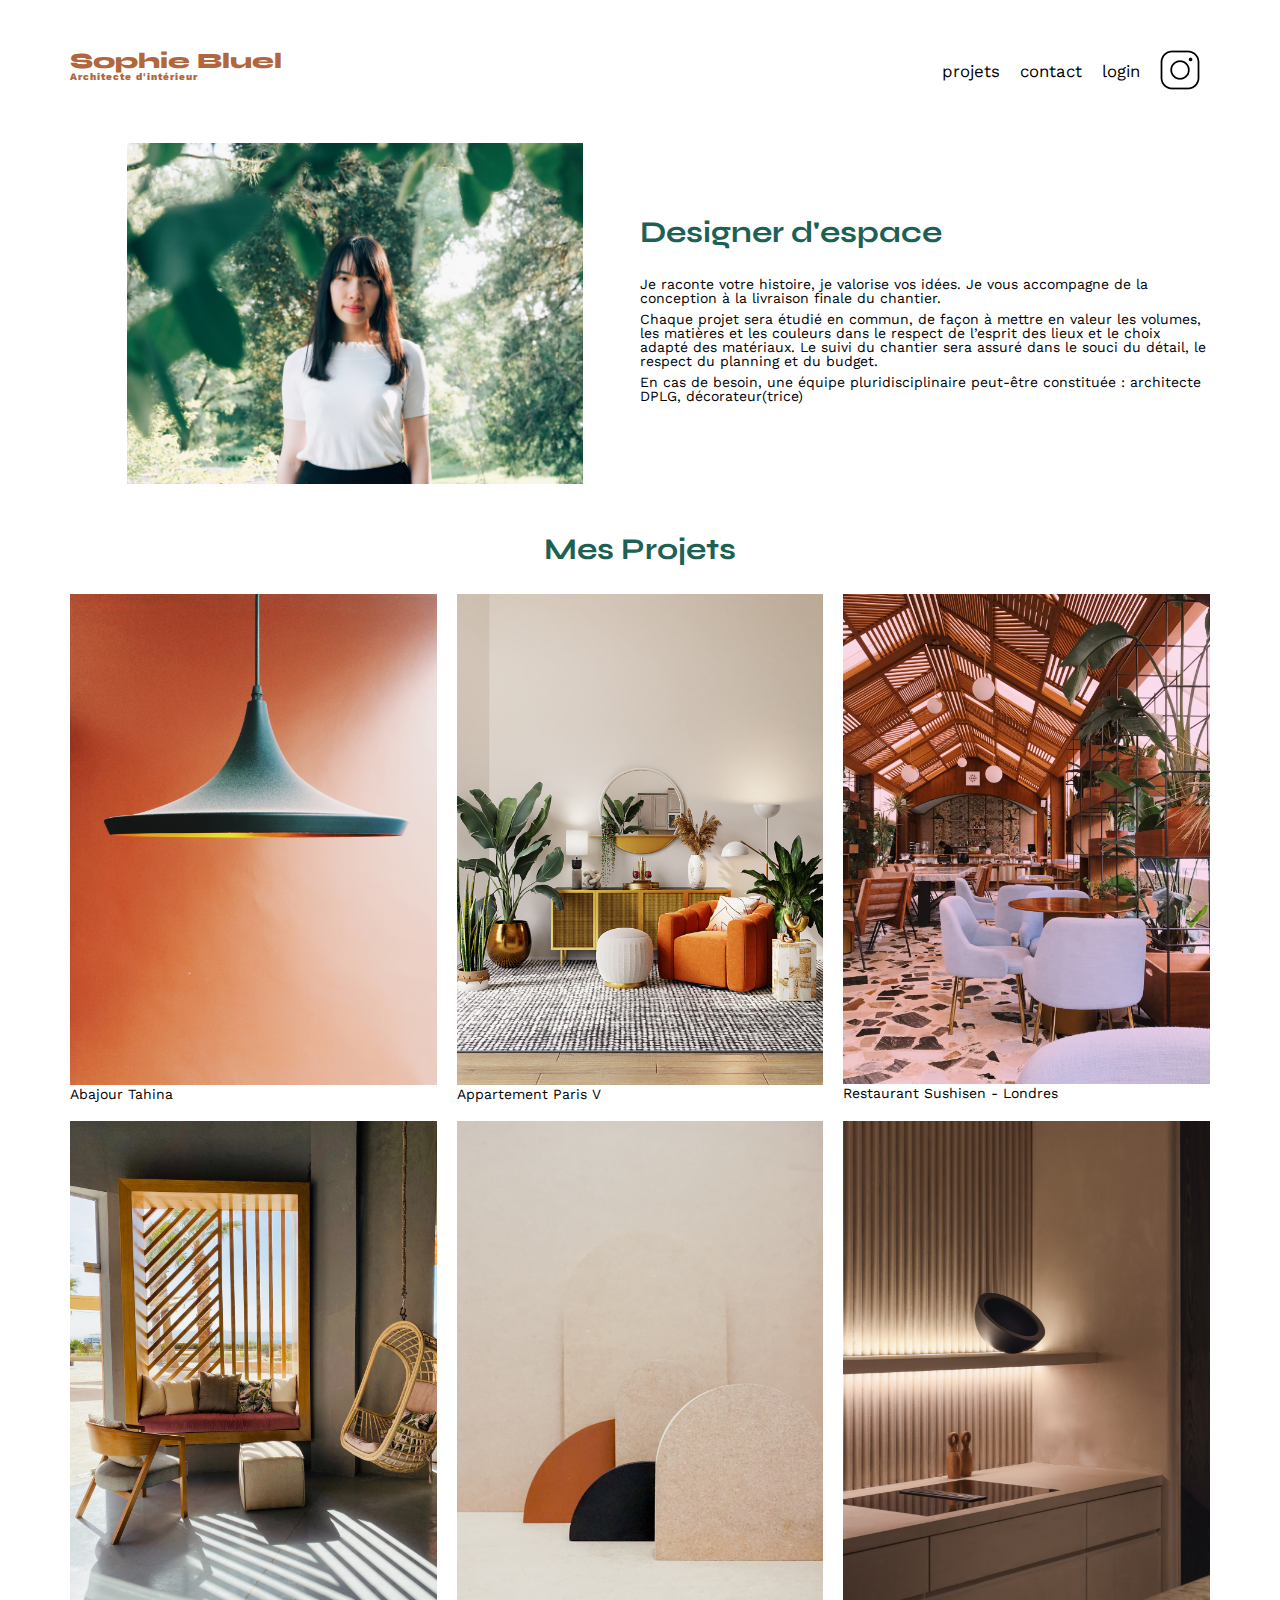
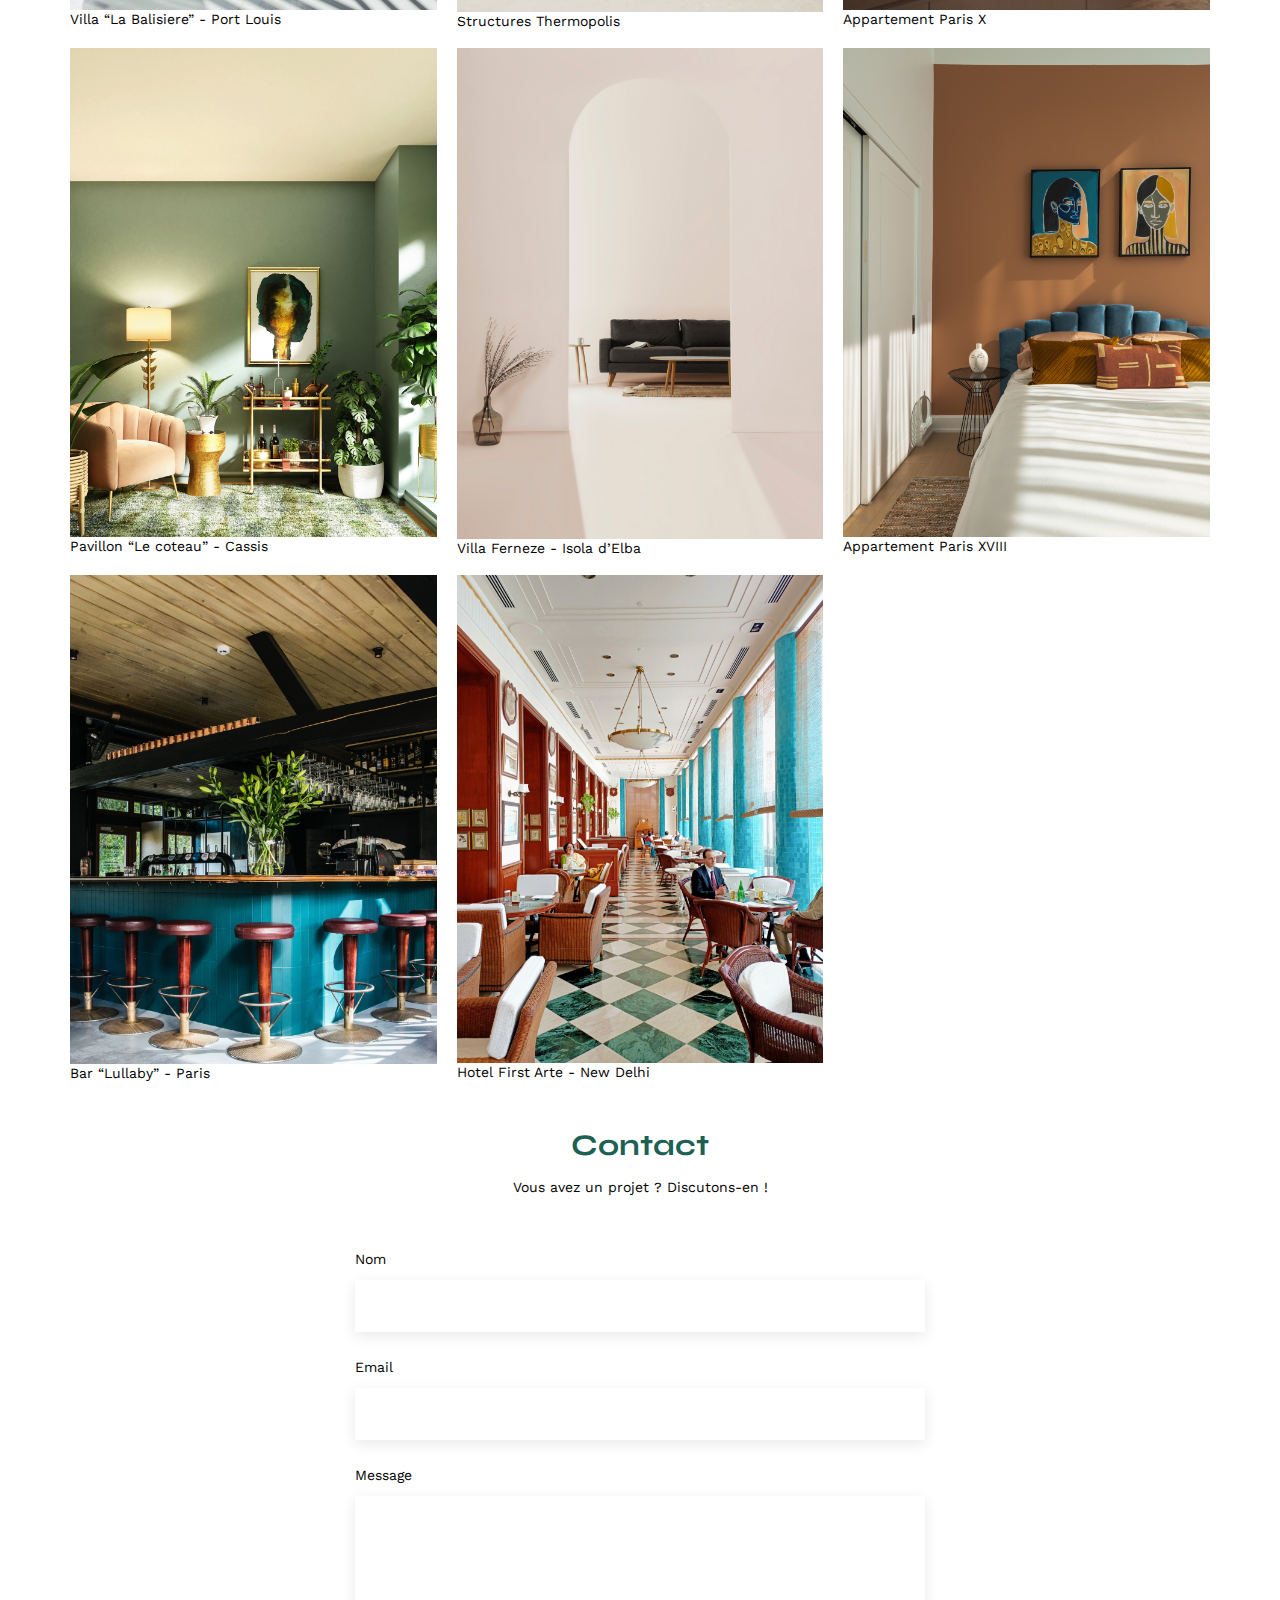
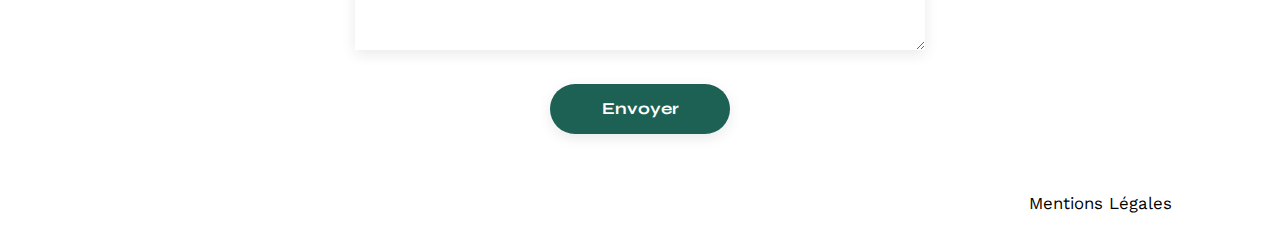
<file: FrontEnd/index.html>
<!DOCTYPE html>
<html lang="fr">
<head>
	<meta charset="UTF-8">
	<title>Sophie Bluel - Architecte d'intérieur</title>
	<meta name="viewport" content="width=device-width, initial-scale=1.0">
	<link rel="preconnect" href="https://fonts.googleapis.com">
	<link rel="preconnect" href="https://fonts.gstatic.com" crossorigin>
	<link href="https://fonts.googleapis.com/css2?family=Syne:wght@700;800&family=Work+Sans&display=swap" rel="stylesheet">
	<meta name="description" content="">
	<link rel="stylesheet" href="./assets/style.css">
</head>
<body>
<header>
	<h1>Sophie Bluel <span>Architecte d'intérieur</span></h1>
	<nav>
		<ul>
			<li>projets</li>
			<li>contact</li>
			<li>login</li>
			<li><img src="./assets/icons/instagram.png" alt="Instagram"></li>
		</ul>
	</nav>
</header>
<main>
	<section id="introduction">
		<figure>
			<img src="./assets/images/sophie-bluel.png" alt="">
		</figure>
		<article>
			<h2>Designer d'espace</h2>
			<p>Je raconte votre histoire, je valorise vos idées. Je vous accompagne de la conception à la livraison finale du chantier.</p>
			<p>Chaque projet sera étudié en commun, de façon à mettre en valeur les volumes, les matières et les couleurs dans le respect de l’esprit des lieux et le choix adapté des matériaux. Le suivi du chantier sera assuré dans le souci du détail, le respect du planning et du budget.</p>
			<p>En cas de besoin, une équipe pluridisciplinaire peut-être constituée : architecte DPLG, décorateur(trice)</p>
		</article>
	</section>
	<section id="portfolio">
		<h2>Mes Projets</h2>
		<div class="gallery">
			<figure>
				<img src="assets/images/abajour-tahina.png" alt="Abajour Tahina">
				<figcaption>Abajour Tahina</figcaption>
			</figure>
			<figure>
				<img src="assets/images/appartement-paris-v.png" alt="Appartement Paris V">
				<figcaption>Appartement Paris V</figcaption>
			</figure>
			<figure>
				<img src="assets/images/restaurant-sushisen-londres.png" alt="Restaurant Sushisen - Londres">
				<figcaption>Restaurant Sushisen - Londres</figcaption>
			</figure>
			<figure>
				<img src="assets/images/la-balisiere.png" alt="Villa “La Balisiere” - Port Louis">
				<figcaption>Villa “La Balisiere” - Port Louis</figcaption>
			</figure>
			<figure>
				<img src="assets/images/structures-thermopolis.png" alt="Structures Thermopolis">
				<figcaption>Structures Thermopolis</figcaption>
			</figure>
			<figure>
				<img src="assets/images/appartement-paris-x.png" alt="Appartement Paris X">
				<figcaption>Appartement Paris X</figcaption>
			</figure>
			<figure>
				<img src="assets/images/le-coteau-cassis.png" alt="Pavillon “Le coteau” - Cassis">
				<figcaption>Pavillon “Le coteau” - Cassis</figcaption>
			</figure>
			<figure>
				<img src="assets/images/villa-ferneze.png" alt="Villa Ferneze - Isola d’Elba">
				<figcaption>Villa Ferneze - Isola d’Elba</figcaption>
			</figure>
			<figure>
				<img src="assets/images/appartement-paris-xviii.png" alt="Appartement Paris XVIII">
				<figcaption>Appartement Paris XVIII</figcaption>
			</figure>
			<figure>
				<img src="assets/images/bar-lullaby-paris.png" alt="Bar “Lullaby” - Paris">
				<figcaption>Bar “Lullaby” - Paris</figcaption>
			</figure>
			<figure>
				<img src="assets/images/hotel-first-arte-new-delhi.png" alt="Hotel First Arte - New Delhi">
				<figcaption>Hotel First Arte - New Delhi</figcaption>
			</figure>
		</div>
	</section>
	<section id="contact">
		<h2>Contact</h2>
		<p>Vous avez un projet ? Discutons-en !</p>
		<form action="#" method="post">
			<label for="name">Nom</label>
			<input type="text" name="name" id="name">
			<label for="email">Email</label>
			<input type="email" name="email" id="email">
			<label for="message">Message</label>
			<textarea name="message" id="message" cols="30" rows="10"></textarea>
			<input type="submit" value="Envoyer">
		</form>
	</section>
</main>

<footer>
	<nav>
		<ul>
			<li>Mentions Légales</li>
		</ul>
	</nav>
</footer>
</body>
</html>
</file>
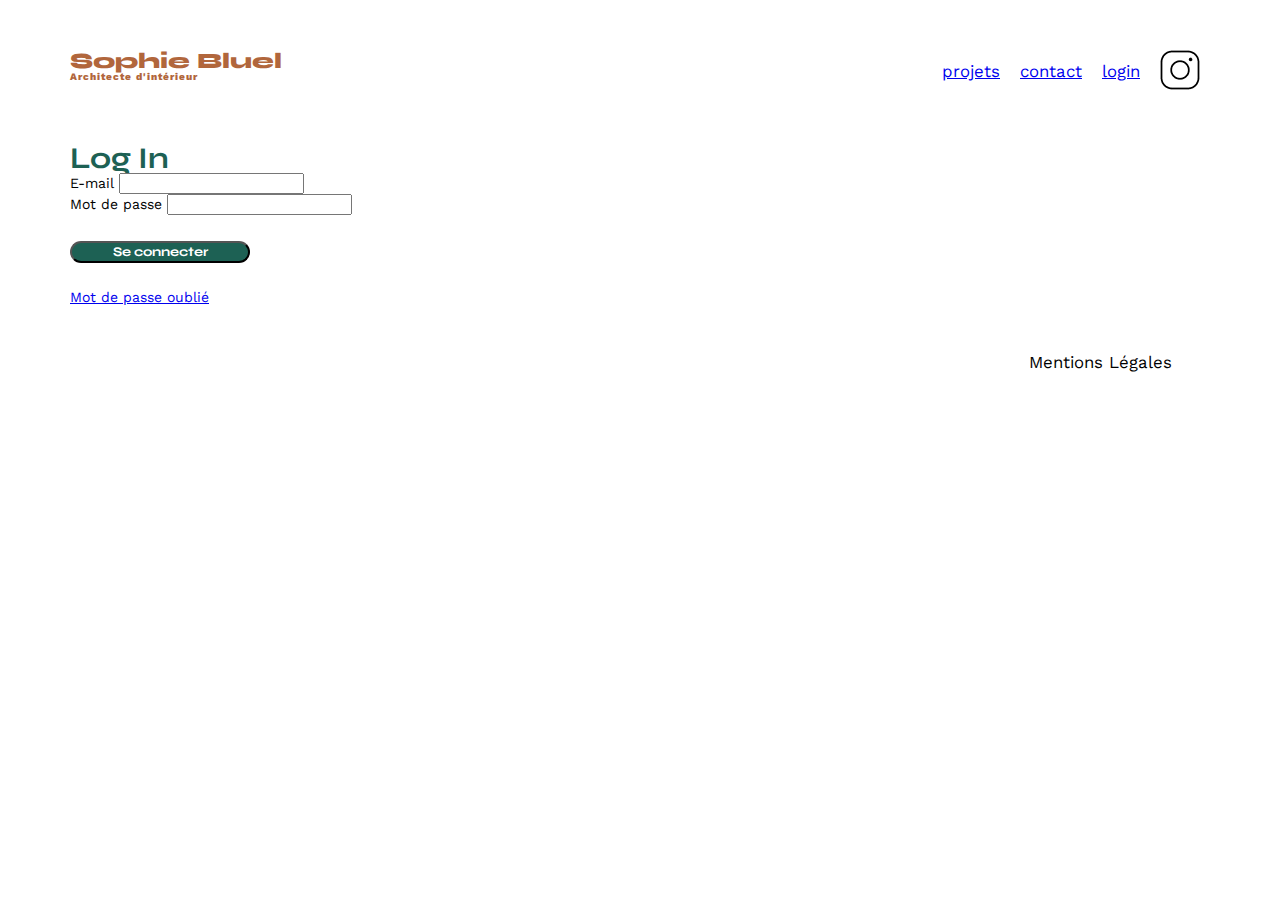
<file: FrontEnd/pages/login.html>
<!DOCTYPE html>
<html lang="en">

<head>
    <meta charset="UTF-8">
    <title>Connexion</title>
    <meta name="viewport" content="width=device-width, initial-scale=1.0">
    <link rel="preconnect" href="https://fonts.googleapis.com">
    <link rel="preconnect" href="https://fonts.gstatic.com" crossorigin>
    <link href="https://fonts.googleapis.com/css2?family=Syne:wght@700;800&family=Work+Sans&display=swap"
        rel="stylesheet">
    <meta name="description" content="">
    <link rel="stylesheet" href="../assets/style.css">
</head>

<body>
    <header>
        <h1>Sophie Bluel <span>Architecte d'intérieur</span></h1>
        <nav>
            <ul>
                <li><a href="./../index.html">projets</a></li>
                <li><a href="./../index.html">contact</a></li>
                <li><a href="#">login</a></li>
                <li><a href="#"><img src="../assets/icons/instagram.png" alt="Instagram"></a></li>
            </ul>
        </nav>
    </header>
    <main>
        <section id="auth-section">
            <h2>Log In</h2>
            <div class="auth-form">
                <form method="post">
                    <div class="user-email-input">
                        <label for="userEmail">E-mail</label>
                        <input type="email" name="user-email" id="user-email" required>
                    </div>
                    <div class="user-password-input">
                        <label for="userPassword">Mot de passe</label>
                        <input type="password" name="user-password" id="user-password" required>
                    </div>
                    <input type="submit" value="Se connecter" id="auth-submission">
                </form>
                <a href="#" id="link-forgotten-password">Mot de passe oublié</a>
            </div>
        </section>
    </main>
    <footer>
        <nav>
            <ul>
                <li>Mentions Légales</li>
            </ul>
        </nav>
    </footer>
    <script src="../scripts/lib/postCredentialsToAPI.js"></script>
    <script src="../scripts/lib/flashMessages.js"></script>
    <script src="../scripts/actions/auth.js"></script>
</body>

</html>
</file>
<file: FrontEnd/assets/style.css>
/* http://meyerweb.com/eric/tools/css/reset/
   v2.0 | 20110126
   License: none (public domain)
*/

html, body, div, span, applet, object, iframe,
h1, h2, h3, h4, h5, h6, p, blockquote, pre,
a, abbr, acronym, address, big, cite, code,
del, dfn, em, img, ins, kbd, q, s, samp,
small, strike, strong, sub, sup, tt, var,
b, u, i, center,
dl, dt, dd, ol, ul, li,
fieldset, form, label, legend,
table, caption, tbody, tfoot, thead, tr, th, td,
article, aside, canvas, details, embed,
figure, figcaption, footer, header, hgroup,
menu, nav, output, ruby, section, summary,
time, mark, audio, video {
	margin: 0;
	padding: 0;
	border: 0;
	font-size: 100%;
	font: inherit;
	vertical-align: baseline;
}
/* HTML5 display-role reset for older browsers */
article, aside, details, figcaption, figure,
footer, header, hgroup, menu, nav, section {
	display: block;
}
body {
	line-height: 1;
}
ol, ul {
	list-style: none;
}
blockquote, q {
	quotes: none;
}
blockquote:before, blockquote:after,
q:before, q:after {
	content: '';
	content: none;
}
table {
	border-collapse: collapse;
	border-spacing: 0;
}
/** end reset css**/
body {
	max-width: 1140px;
	margin:auto;
	font-family: 'Work Sans' ;
	font-size: 14px;
}
header {
	display: flex;
	justify-content: space-between;
	margin: 50px 0
}
section {
	margin: 50px 0
}

h1{
	display: flex;
	flex-direction: column;
	font-family: 'Syne';
	font-size: 22px;
	font-weight: 800;
	color: #B1663C
}

h1 > span {
	font-family: 'Work Sans';
	font-size:10px;
	letter-spacing: 0.1em;
;
}

h2{
	font-family: 'Syne';
	font-weight: 700;
	font-size: 30px;
	color: #1D6154
}
nav ul {
	display: flex;
	align-items: center;
	list-style-type: none;

}
nav li {
	padding: 0 10px;
	font-size: 1.2em;
}

li:hover {
	color: #B1663C;
}
#introduction {
	display: flex;
	align-items: center;
}
#introduction figure {
	flex: 1
}
#introduction img {
	display: block;
	margin: auto;
	width: 80%;
}

#introduction article {
	flex: 1
}
#introduction h2 {
	margin-bottom: 1em;
}

#introduction p {
	margin-bottom: 0.5em;
}
#portfolio h2 {
	text-align: center;
	margin-bottom: 1em;
}
.gallery {
	width: 100%;
	display: grid;
	grid-template-columns: 1fr 1fr 1fr;
	grid-column-gap: 20px;
	grid-row-gap: 20px;
}

.gallery img {
	width: 100%;

}
#contact {
	width: 50%;
margin: auto;
}
#contact > * {
	text-align: center;

}
#contact h2{
	margin-bottom: 20px;
}
#contact form {
	text-align: left;
	margin-top:30px;
	display: flex;
	flex-direction: column;
}

#contact input {
	height: 50px;
	font-size: 1.2em;
	border: none;
	box-shadow: 0px 4px 14px rgba(0, 0, 0, 0.09);
}
#contact label {
	margin: 2em 0 1em 0;
}
#contact textarea {
	border: none;
	box-shadow: 0px 4px 14px rgba(0, 0, 0, 0.09);
}

input[type="submit"]{
	font-family: 'Syne';
	font-weight: 700;
	color: white;
	background-color: #1D6154;
	margin : 2em auto ;
	width: 180px;
	text-align: center;
	border-radius: 60px ;
}

footer nav ul {
	display: flex;
	justify-content: flex-end;
	margin: 2em
}
</file>
